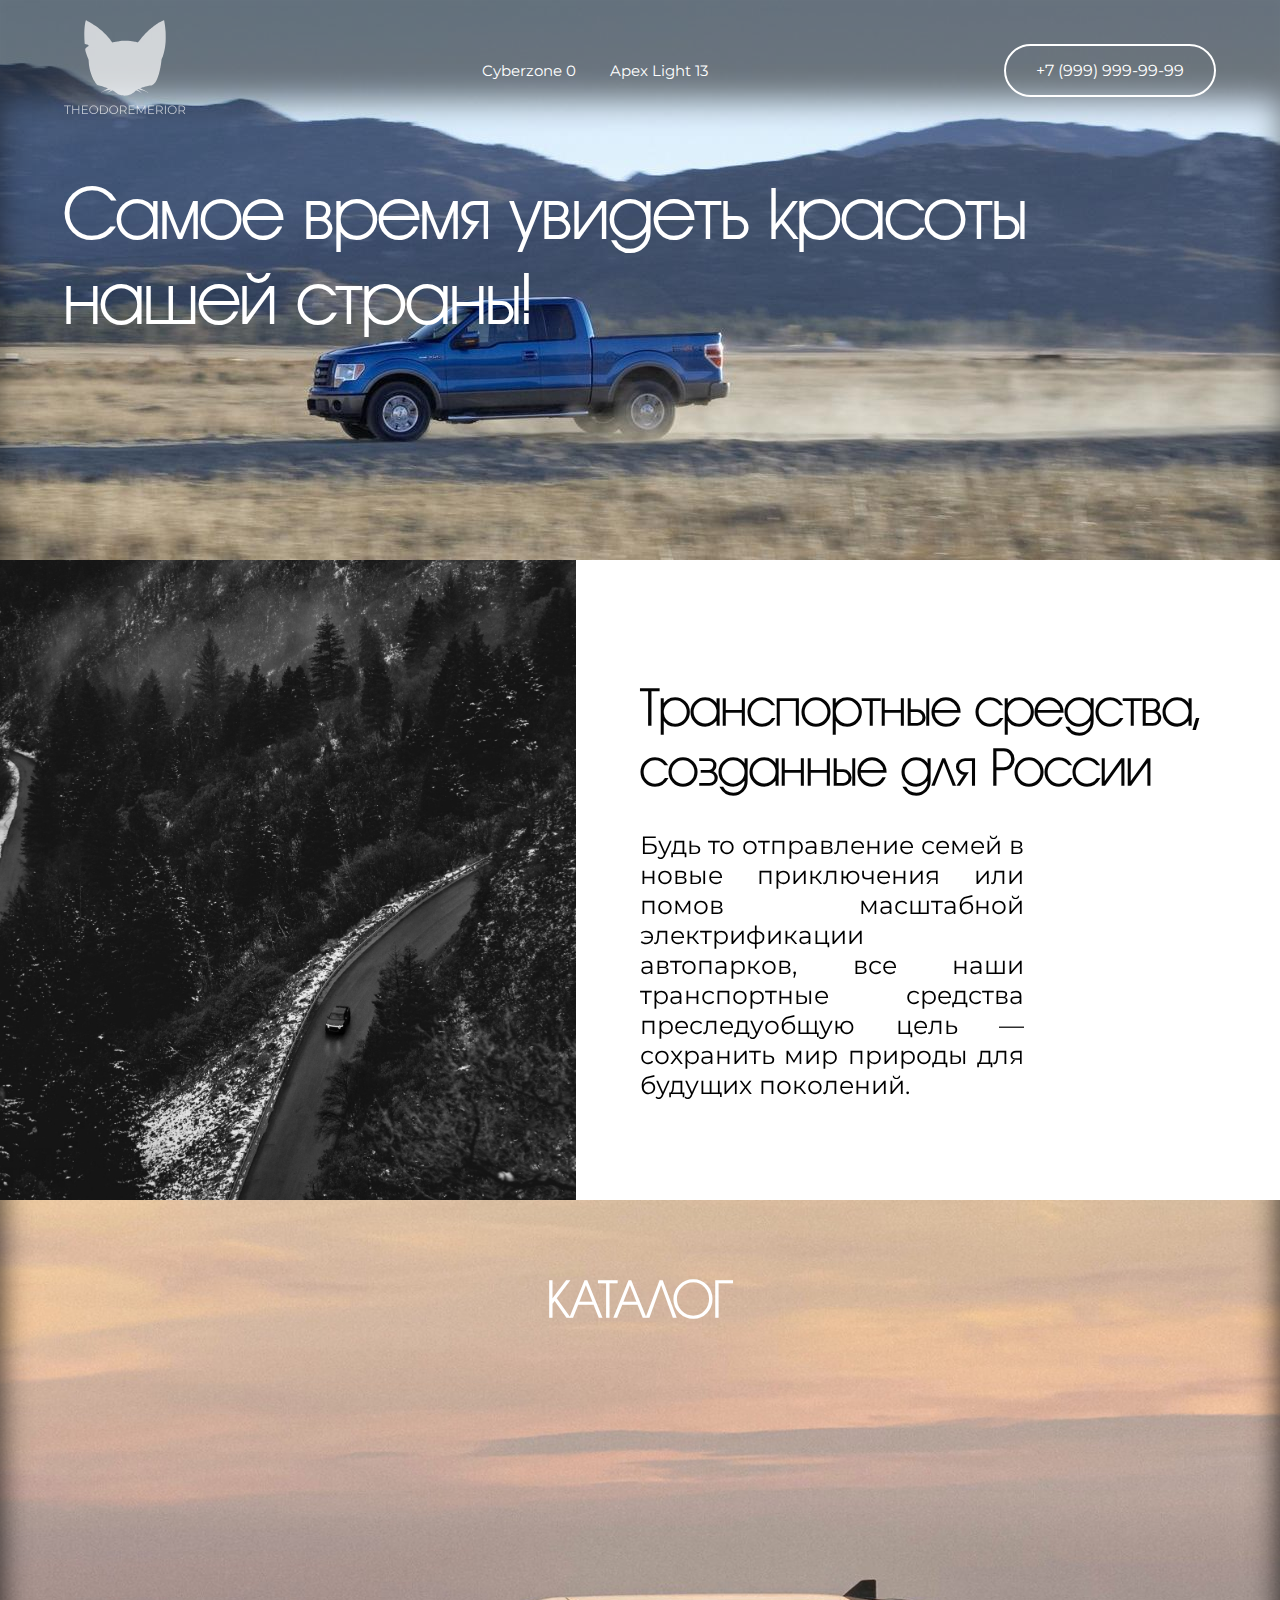
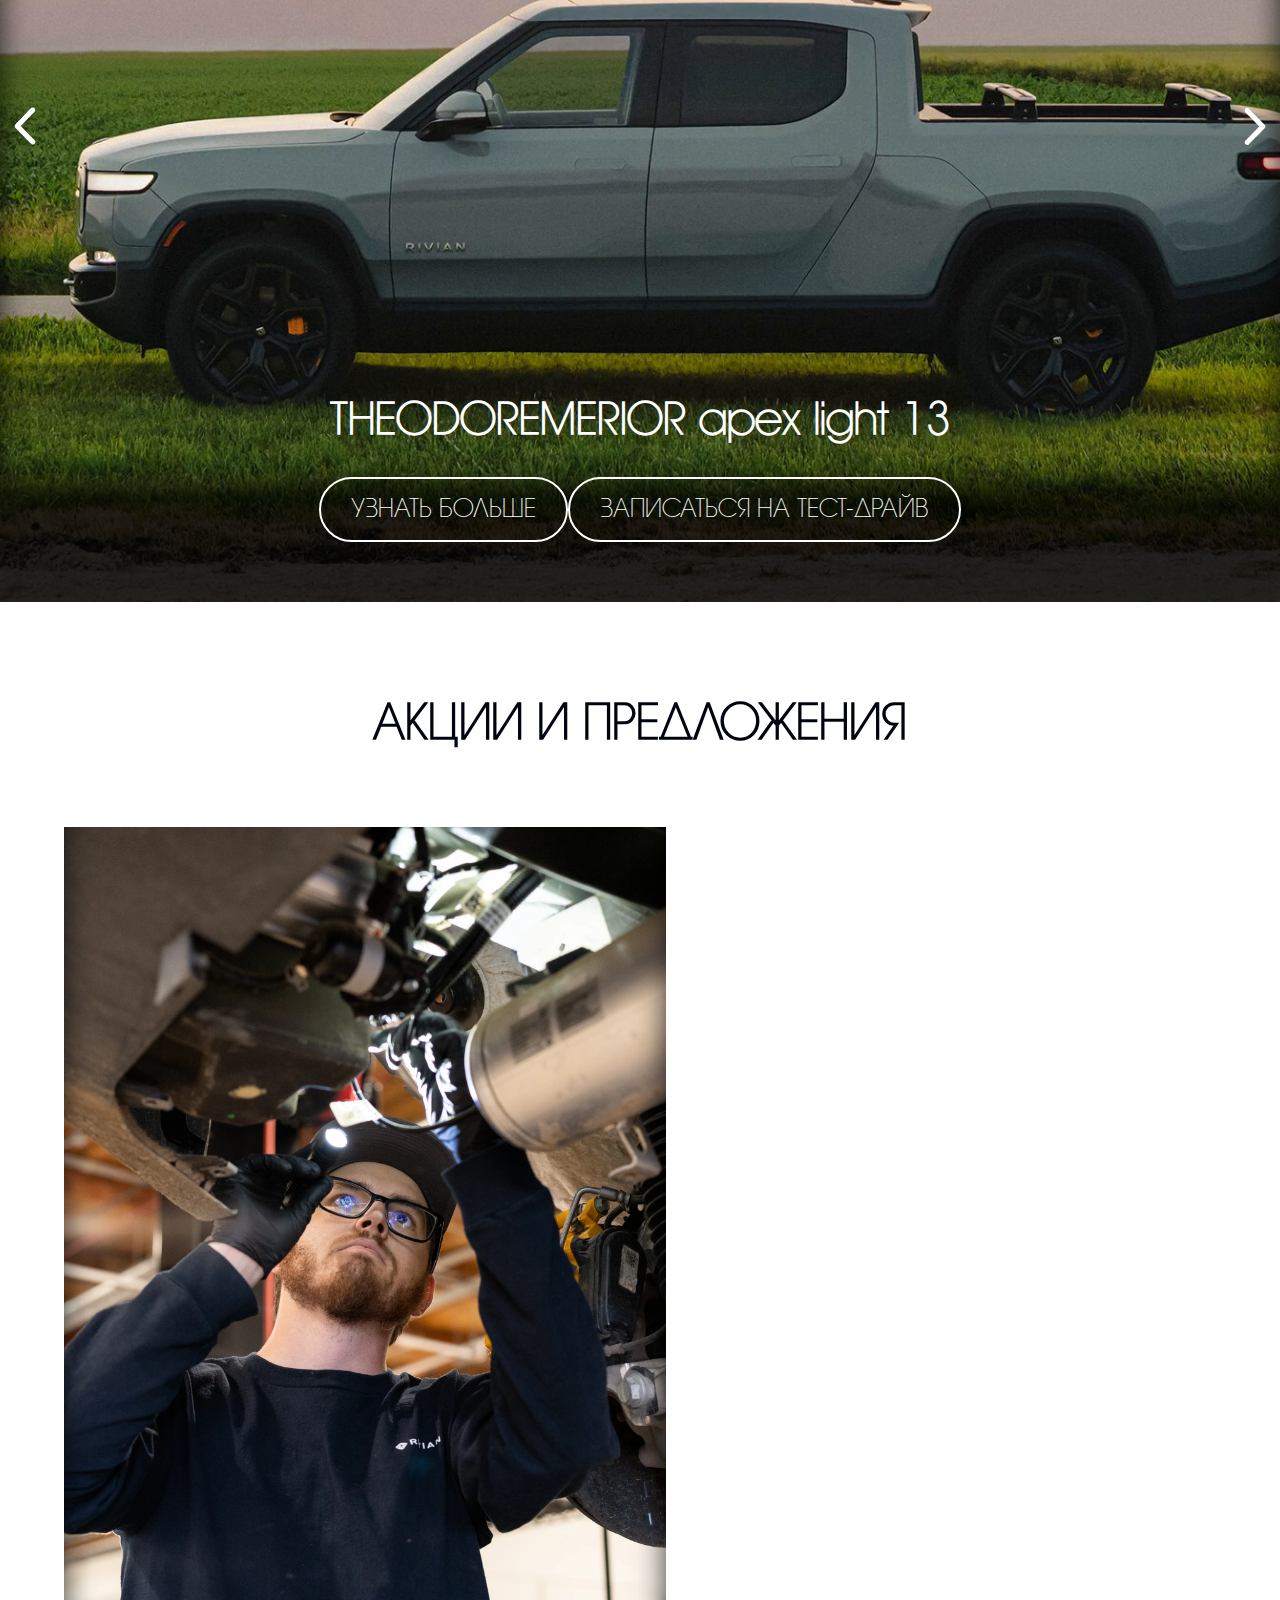
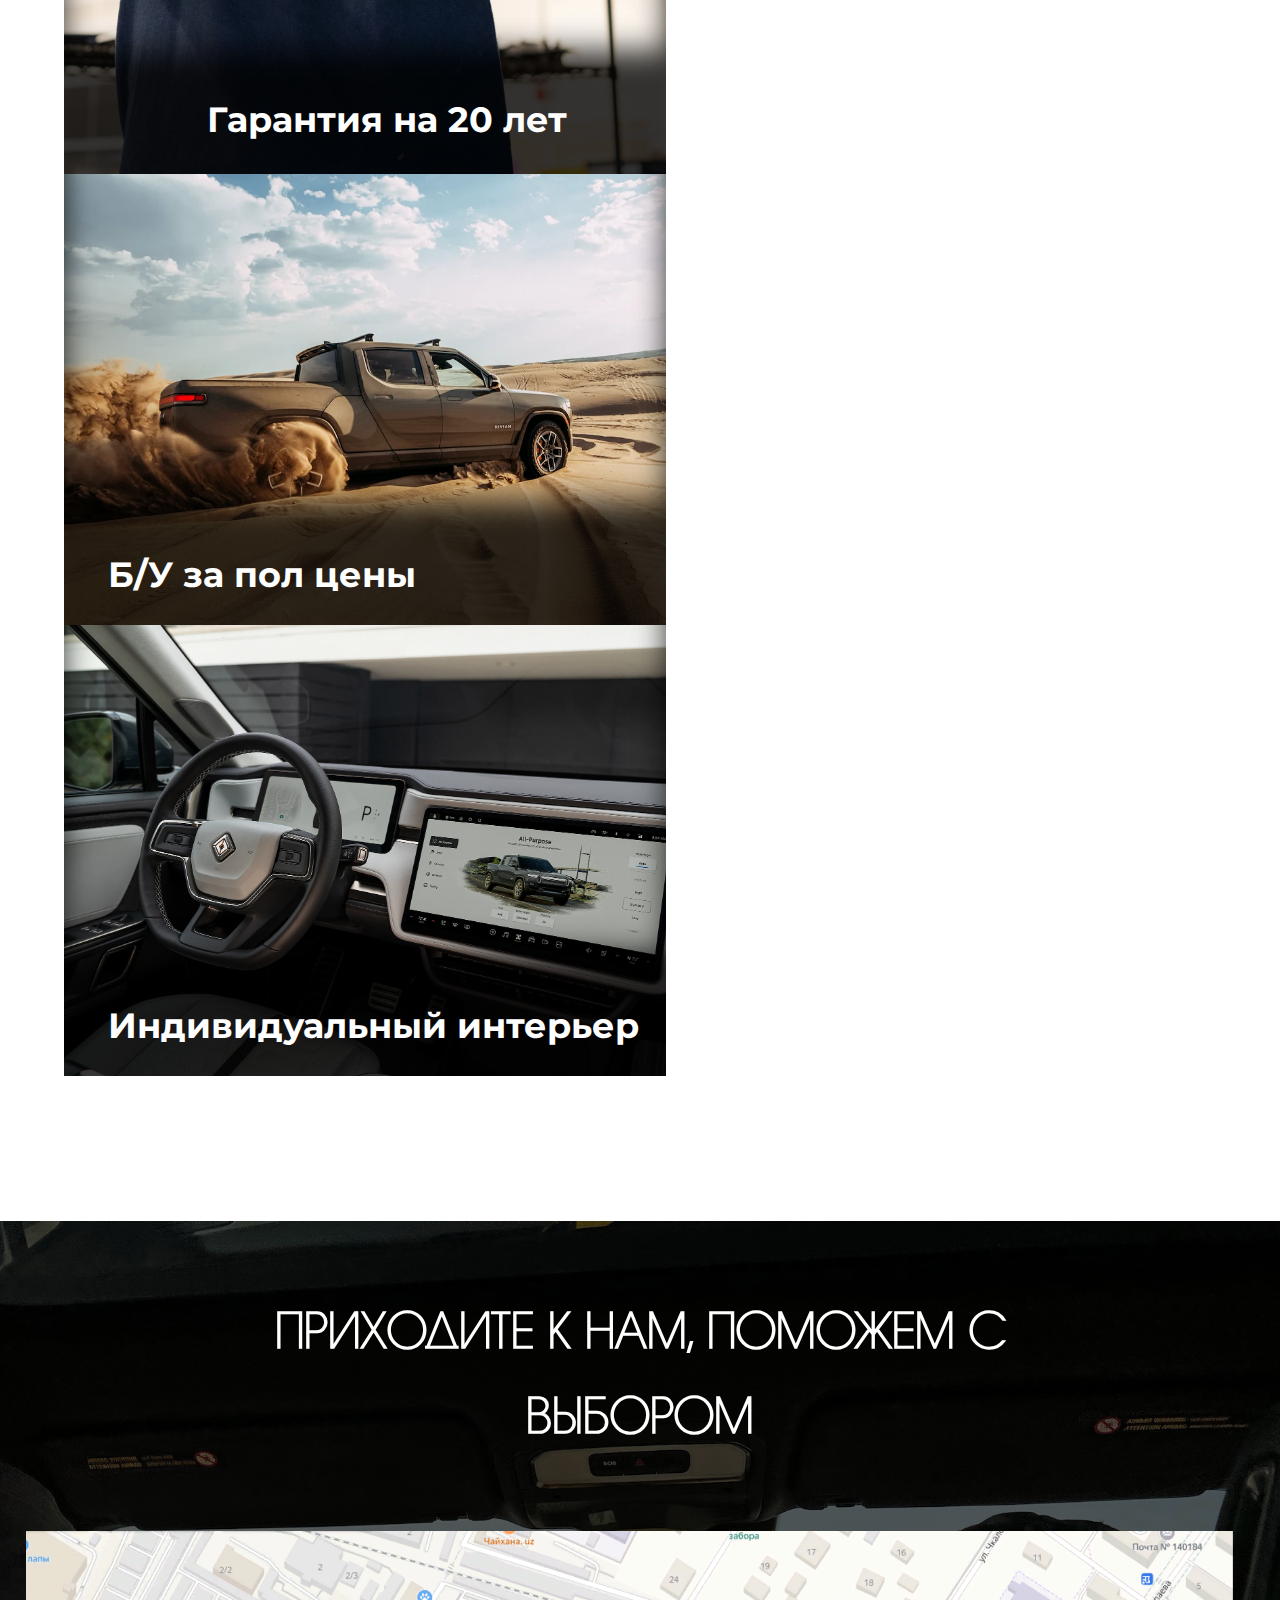
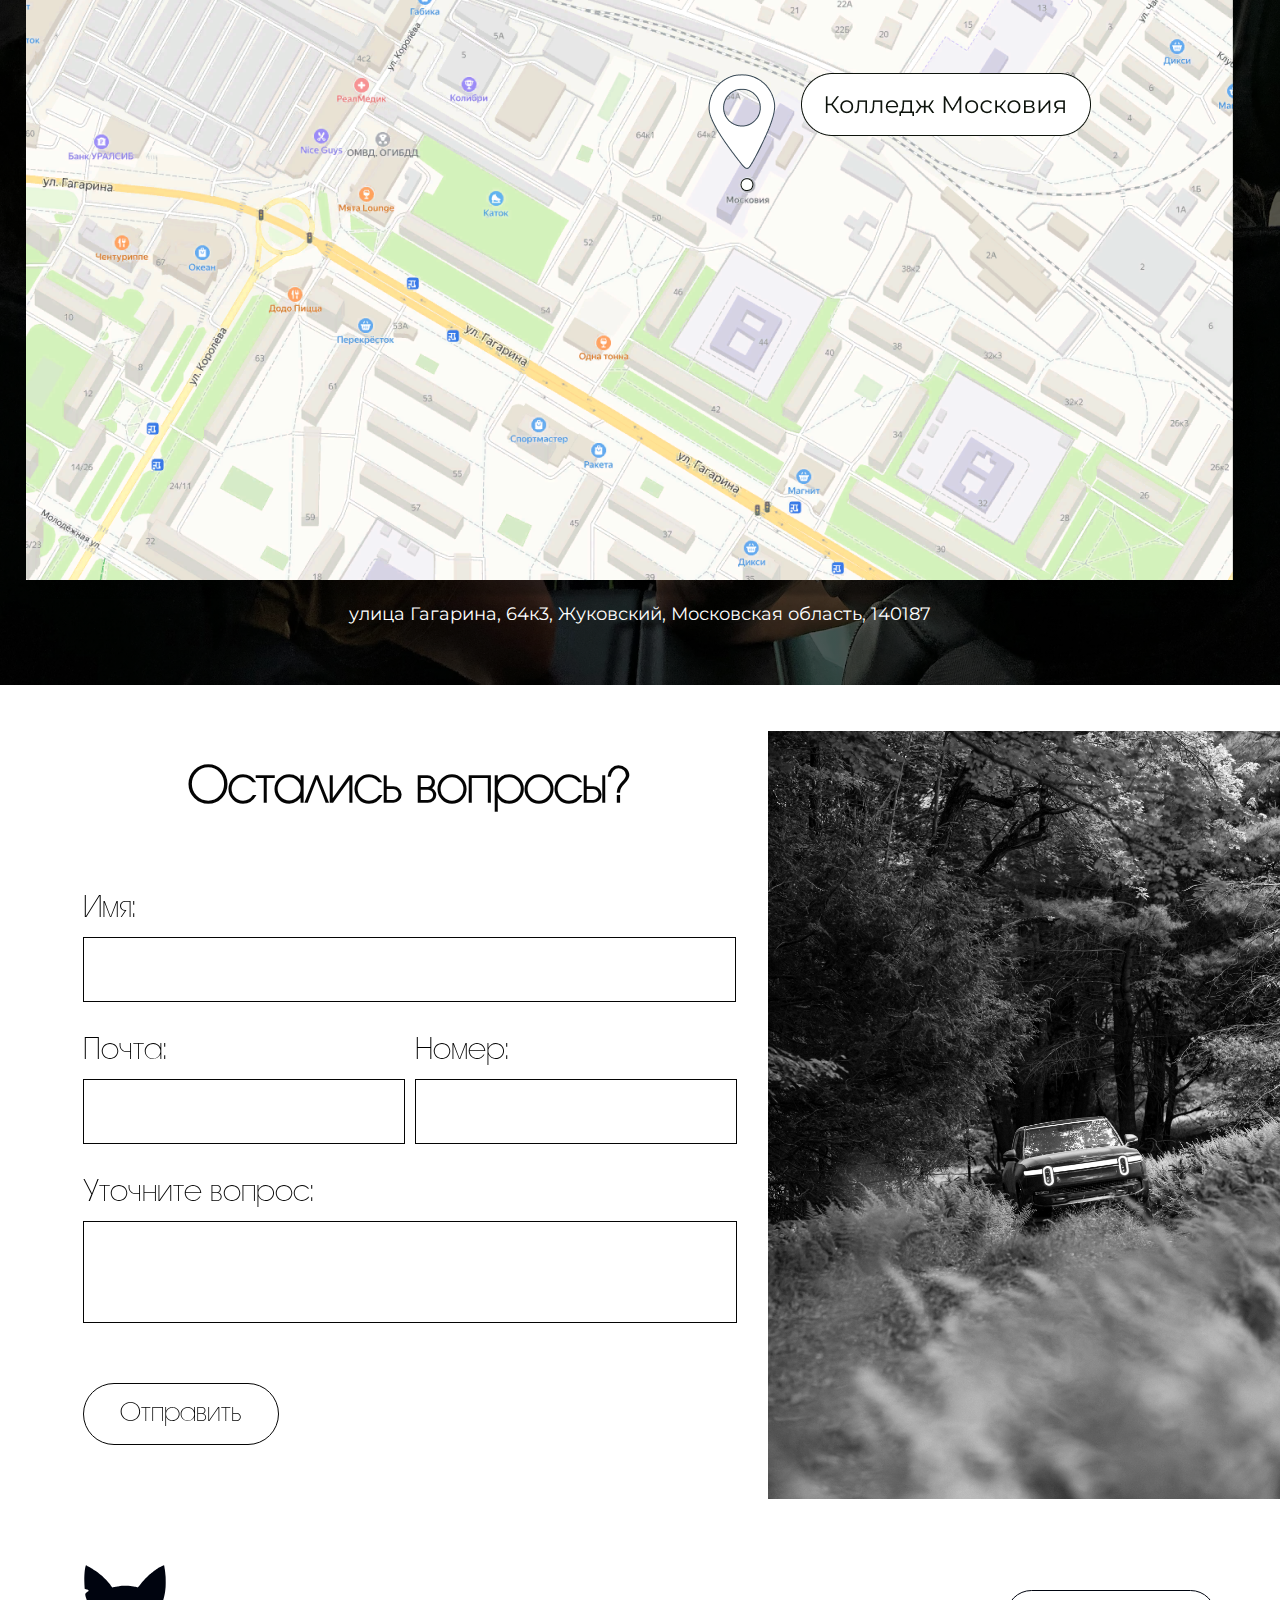
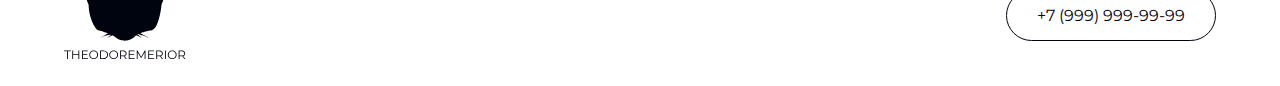
<file: index.html>
<!DOCTYPE html>
<html lang="en">
<head>
    <meta charset="UTF-8">
    <meta http-equiv="X-UA-Compatible" content="IE=edge">
    <meta name="viewport" content="width=device-width, initial-scale=1.0">
    <link rel="preconnect" href="https://fonts.googleapis.com">
    <link rel="preconnect" href="https://fonts.gstatic.com" crossorigin>
    <link rel="preconnect" href="https://fonts.googleapis.com">
<link rel="preconnect" href="https://fonts.gstatic.com" crossorigin>
<link href="https://fonts.googleapis.com/css2?family=Montserrat:wght@400;700;900&family=Roboto+Serif:opsz,wght@8..144,400;8..144,700&display=swap" rel="stylesheet">
    <link rel="stylesheet" href="css/style.css">
    <script src="js/index.js" defer></script>
    <script src="js/modal.js" defer></script>
    <script src="js/media.js" defer></script>
    <title>THEODOREMERIOR</title>
</head>
<body>
    <header class="header">
        <div class="header__container container">
            <a href="" class="logo header__logo">
                <img src="img/logo.svg" alt="logo" class="img header__logo-img">
            </a>
            <nav class="nav-bar">
                <a href="links/more_cyberzone.html" class="nav-item link">Cyberzone 0</a>
                <a href="links/more_apex-light.html" class="nav-item link">Apex Light 13</a>
            </nav>
            <a class=phone><div href="tel:+79999999999" class="number link">+7 (999) 999-99-99</div></a>
        </div>
    </header>
    <section class="promo">
        <div class="container">
            <h1 class="promo__tittle">Самое время увидеть красоты нашей страны!</h1>
        </div>
    </section>
    <section class="info">
        <div class="info__container container">
             <h2 class=" info__tittle">Транспортные средства, созданные для России</h2>
             <p class="txt info__txt">Будь то отправление семей в новые приключения или помов масштабной электрификации автопарков, все наши транспортные средства преследуобщую цель — сохранить мир природы для будущих поколений.</p>
        </div>
    </section>
    <section class="extra">
        <div class="sliders">
            <div class="slide-first slide-second not-active">
                <h2 class="tittle extra__tittle">КАТАЛОГ</h2>
                <div class="name-and-buttons">
                    <p class="extra__name">THEODOREMERIOR cyberzone 0</p>
                    <div class="buttons " id="buttons_inside">
                        <a href="links/more_cyberzone.html" class="link link__extra__button">
                            <div class="button extra__button">УЗНАТЬ БОЛЬШЕ</div>
                        </a>
                        <a href="#" class="link test_drive__link">
                            <div class="button extra__button  test_drive__link-second">ЗАПИСАТЬСЯ НА ТЕСТ-ДРАЙВ</div>
                        </a>
                    </div>
                </div>
            </div>
            <div class="slide-first slide-thrith ">
                <h2 class="tittle extra__tittle">КАТАЛОГ</h2>
                <div class="name-and-buttons">
                    <p class="extra__name">THEODOREMERIOR apex light 13</p>
                    <div class="buttons" id="buttons_inside">
                        <a href="links/more_apex-light.html" class="link link__extra__button">
                            <div class="button extra__button">УЗНАТЬ БОЛЬШЕ</div>
                        </a>
                        <a href="#" class="link test_drive__link">
                            <div class="button extra__button test_drive__link-first">ЗАПИСАТЬСЯ НА ТЕСТ-ДРАЙВ</div>
                        </a>
                    </div>
                </div>
            </div>
            <div class="sliders__btn" >
                <a href="#" class="left">
                    <img src="img/arrow-right.svg" alt="" class=" slider__btn btn__left">
                </a>
                <a href="#" class="right">
                    <img src="img/arrow-right.svg" alt="" class=" slider__btn btn__right">
                </a>
            </div>
        </div>
    </section>

    <!-- <div class="buttons_div container not-active" id="buttons_outside">
        <div class="buttons">
            <a href="links/more_apex-light.html" class="link link__extra__button ">
                <button class="button extra__button ">УЗНАТЬ БОЛЬШЕ</button>
            </a>
            <a href="#" class="link test_drive__link">
                <button class="button extra__button test_drive__link-first">ЗАПИСАТЬСЯ НА ТЕСТ-ДРАЙВ</button>
            </a>
        </div>
    </div> -->
    
    <section class="stocs">
        <h2 class="tittle  stocs__tittle">АКЦИИ И ПРЕДЛОЖЕНИЯ</h2>
        <div class="stocs__container container">
            <div class="stocs__card stocs__guarantee stocs-two">
                <p class="txt stocs__txt stocs__txt-big">Гарантия на 20 лет</p>
                <p class="stocs__txt-inside">Наша компания предлагает обслуживание машины на двадцать лет вперед, но это только в том случае, если вы покупаете автомобиль нашем главном магазине, оформляеетесь и упоминаете о данной акции консультанту</p>
            </div>
            <div class="stocs-two">
                <div class="stocs__card stocs__half-price">
                    <p class="txt stocs__txt">Б/У за пол цены</p>
                    <p class="stocs__txt-inside">Возможность преобрести автомобиль, который уже какое-то время побывал в эксплоуатации, обычно это автомобили со съемок или те, которые можно опробовать прямо у нас в сервисе.</p>
                </div>
                <div class="stocs__card stocs__interior">
                    <p class="txt stocs__txt">Индивидуальный интерьер</p>
                    <p class="stocs__txt-inside">Вместе с инженерами есть возможность полностью изменить интерьер автомобиля под вас, ваш рост или может какую-нибудь особенность, даже можем сделать праворульную машину если Вам так удобней.</p>
                </div>
            </div>
        </div>
    </section>
    <section class="map">
        <div class="map__container container">
            <h2 class="tittle map__tittle">ПРИХОДИТЕ К НАМ, ПОМОЖЕМ С ВЫБОРОМ</h2>
            <a href="https://yandex.ru/maps/?um=constructor%3Aa08184d005c7840879e2449e2709434a400bf4db02499d56b4a523822bf6f108&source=constructorLink" class="map__link">
                <img src="img/map.png" alt="map" class="map__img">
            </a>
            <p class="map__txt">улица Гагарина, 64к3, Жуковский, Московская область, 140187</p>
        </div>
    </section>
    <section class="form">
        <div class="container form__container">
            <div class="form__div">
                <h2 class="form__tittle">Остались вопросы?</h2>
                <form action="#" class="form__form">
                    <div class="label">
                        <label for="name" class="label__name">Имя:</label>
                        <input type="name" class="name form__name" >
                    </div>
                    <div class="form__names">
                        <div class="label">
                            <label for="name " class="label__name">Почта:</label>
                            <input type="name" class="name" >
                        </div>
                        <div class="label">
                            <label for="email" class="label__name">Номер:</label>
                        <input type="email" class="name" >
                        </div>
                    </div>
                    <div class="label">
                        <p class="label__name">Уточните вопрос:</p>
                        <textarea class="about" ></textarea>
                    </div>
                    <!-- <input type="text" class="about" placeholder="Расскажите о себе"> -->
                    <input type="button" value="Отправить" class="form__btn">
                </form>
            </div>
        </div>
    </section>
    <footer class="footer">
        <div class="header__container container">
            <a href="" class="logo header__logo">
                <img src="img/logo__dark.svg" alt="logo" class="img header__logo-img">
            </a>
            <div class="phone footer__phone"><a href="tel:+79999999999" class="footer__number number link">+7 (999) 999-99-99</a></div>
        </div>
    </footer>
    <div class="popup not-active">
        <div class="popup-content not-active">
            <div class="popup__div">
                <div class="df">
                    <h2 class="form__tittle popup__tittle">Записаться на тест-драйв:</h2>
                    <div class="cl-btn-7"></div>
                </div>
                <form action="#" class="popup__form">
                    <div class="popup__label">
                        <label for="name" class="label__name">Имя:</label>
                        <input type="name" class="name form__name popup-form__name popup__name" >
                    </div>
                    <div class="popup__name">
                        <div class="popup__label">
                            <label for="number" class="label__name">Номер:</label>
                        <input type="number" class="name popup__name" >
                        </div>
                        <div class="popup__label">
                            <label for="select" class="label__name">Машина:</label>
                            <select class ="popup_select popup__name" id="select">
                                <option class ="popup_option">THEODOREMERIOR cyberzone 0</option>
                                <option class ="popup_option">THEODOREMERIOR apex light 13</option>
                              </select>
                        </div>

                    </div>
                    <!-- <input type="text" class="about" placeholder="Расскажите о себе"> -->
                    <input type="button" value="Отправить" class="popup__btn">
                </form>
            </div>
        </div>
    </div>
</body>
</html>
</file>
<file: css/style.css>
*{
    margin: 0;
    padding: 0;
}

body{
    font-family: 'Montserrat', sans-serif;
    margin: 0;
    padding: 0;
    /* background: rgb(99,115,113); */
}
@font-face {
	font-family: 'font'; 
	src: url(../txt/18013.otf); 
}
.container{
    max-width: 1440px;
    width: 100%;
    margin: auto;
}

.tittle{
    font-family: 'font'; 

    font-size: 50px;
    line-height: 85px;
    text-align: center;

    color: #FFFFFF;
}
/* header */
.header__container{
    

    padding-top: 20px;
    padding-bottom: 20px;

    display: flex;
    justify-content: space-between;
    align-items: center;
}
.link{
    text-decoration: none;
}
.nav-item{
    color:#FFFFFF;
    font-size: 15px;
    margin-right: 30px;
    transition: 1s;
    position: relative;
}
.nav-item:last-of-type{
    margin-right: 0;
}
.nav-item:after {
	content: "";
    display: block;
    position: absolute;
    right: 0;
    bottom: -3px;
    width: 0;
    height: 1px; 
    background-color: white; 
    transition: width 0.5s; 
}

.nav-item:hover:after {
	content: "";
    width: 100%;
    display: block;
    position: absolute;
    left: 0;
    bottom: -3px;
    height: 1px; 
    background-color: white; 
    transition: width 0.5s;  
}
.phone{
    padding: 12px 16px;

    padding: 15px 30px;
    background: transparent;
    border: 2px solid #FFFFFF;
    border-radius: 183px;
    transition: 1s;
}
.number{
    color: #FFFFFF;
}
.phone:hover{
    background: #FFFFFF;
}
.phone:hover .number{
    color:black;
}
/* promo */

.promo{
    margin-top: -141px;
    padding-top: 175px;
    background: url(../img/Ford_F150_2008_00019.jpg) no-repeat 100%;
    box-shadow: inset 0px 100px 30px rgba(0, 0, 0, 0.5);

}

.promo__tittle{
    font-family: 'font'; 
    padding-bottom: 215px;
    

    max-width: 1071px;
    width: 100%;
    color: white;
    font-size: 70px;
    line-height: 85px;
}
/* .promo__button{
    font-family: 'font'; 
    font-size: 25px;
    padding: 12px 16px;
    color: white;
    padding: 15px 30px;
    background: transparent;
    border: 2px solid #FFFFFF;
    border-radius: 183px;

    margin-bottom: 50px;
} */

/* info */
.info{
    padding-top: 60px;
    background: url(../img/info-bg-2.jpg) no-repeat left bottom;
    filter: grayscale(1);
    background-size: cover;
    background-size: 45%;
}

.info__container{
    margin-right: 0;
    width: 50%;
    display: flex;
    flex-direction: column;
    justify-content: right;
}
.info__tittle{
     font-family: 'font'; 

    font-size: 50px;
    max-width: 561px;
    width: 100%;
    color:#00040F;
    margin-bottom: 30px;
    margin-top: 60px;
}
.info__txt{
    font-size: 25px;
    width: 60%;
    text-align: justify;
    margin-bottom: 100px;
}
/* extra */
.extra{
    position: relative;
}
.slide-first{
    background: url(../img/cars/UGC_Carousel-Gardner_Nichols-desktop.jpg) no-repeat center;
    background-size: cover;
    display: flex;
    flex-direction: column;
    justify-content: space-between;
    align-items: center;
    box-shadow: inset 0px -124px 30px rgba(0, 0, 0, 0.8);
}
.slide-second{
    background: url(../img/for-catalogue/1.jpg) no-repeat center;
    background-size: cover;
}
.slide-thrith{
    background: url(../img/for-catalogue/2.jpg) no-repeat center;
    background-size: cover;
}
.extra__tittle{
    font-family: 'font'; 
    font-size: 50px;
    line-height: 85px;
    color: #FFFFFF;
    text-align: center;

    margin-bottom: 649px;
    margin-top: 60px;
}
.name-and-buttons{
    display: flex;
    flex-direction: column;
    justify-content: center;
    align-items: center;
    padding-bottom: 60px;
}
.buttons{
    display: flex;
}
.extra__name{
    margin-bottom: 30px;
    font-family: 'font'; 
    font-weight: bold;
    color: white;
    font-size: 45px;
}
.extra__button{
    z-index: 9999;
    font-family: 'font'; 
    color: white;
    font-size: 26px;
    
    padding: 15px 30px;
    background: transparent;
    border: 2px solid #FFFFFF;
    border-radius: 183px;
    transition: 1s;
}
.extra__button:hover{
    background: #FFFFFF;
    color:#000000;
}
/* .extra__button:hover{
    mix-blend-mode: multiply;
    background: white;
} */

.sliders__btn{
    z-index: 1;
    width: 100%;
    position: absolute;
    display: flex;
    justify-content: space-between;
    align-items: center;
    top: 50%;
    left: 0;
}
.slider__btn{
    width: 50px;
}
.btn__left{
    transform: rotate(180deg);
}
.not-active{
    display: none;
}
/* stocs */
.stocs__tittle{
    color: #354653;
    margin-top: 80px;
}
.stocs__container{
    max-width: 1257px;
    width: 100%;
    display: flex;
    justify-content: space-between;
    flex-wrap: wrap;
    margin-bottom: 145px;
}
.stocs__card{
    /* border-radius: 37px; */
    overflow: hidden;
    box-shadow: inset 0px -124px 30px rgba(0, 0, 0, 0.8);
    transition: 1s;
}
.stocs-two{
    display: flex;
    flex-direction: column;
    justify-content: space-between;
    align-items: center;
}
.stocs__half-price{
    background: url(../img/stocs/1x._cut-photo.ru.webp);
    background-size: cover;
    max-width: 602px;
    width: 100%;
    height: 451px;
}
.stocs__interior{
    background: url(../img/stocs/original.webp);
    background-size: cover;
    max-width: 602px;
    width: 100%;
    height: 451px;
}
.stocs__guarantee{
    background: url(../img/stocs/cover-1669947094.webp);
    background-size: cover;
    max-width: 602px;
    width: 100%;
    height: 947px;
}

.stocs__txt{
    margin-top: 378px;
    margin-left: 44px;

    font-weight: 700;
    font-size: 35px;
    line-height: 46px;
    color: #FFFFFF;

    transition: 1s;
}
.stocs__tittle{
    margin-bottom: 60px;
    color: #00040F;
}
.stocs__txt-big{
    margin-top: 870px;
}

.stocs__txt-inside{
    color: transparent;
    font-size: 30px;
    margin-left: 45px;
    margin-top: 30px;
    margin-right: 45px;
}
.stocs__card:hover .stocs__txt{
    margin-top: 45px;
}

.stocs__card:hover{
    box-shadow: inset 0px -493px 30px rgba(0, 0, 0, 0.8);
}

.stocs__card:hover .stocs__txt-big{
    margin-top: 542px;
}
.stocs__card:hover .stocs__txt-inside{
    color: white
}

/* map */

.map{
    padding-top: 70px;
    padding-bottom: 60px;
    background: linear-gradient(0deg, rgba(0, 0, 0, 0.66), rgba(0, 0, 0, 0.66)), url(../img/map__bg.webp) 100% no-repeat;
    background-size: cover;
    
}
.map__container{
    display: flex;
    flex-direction: column;
    justify-content: center;
    align-items: center;
}

.map__tittle{
    max-width: 757px;
    width: 100%;
}
.map__link{
    padding-top: 70px;
}
.map__txt{
    font-size: 18px;
    line-height: 22px;
    color: #FFFFFF;
}

/* form */
.form{
    padding-top: 60px;
    background: url(../img/form__bg.jpg) no-repeat right center;
    filter: grayscale(1);
    background-size: 40%;
}
.form__tittle{
    font-family: 'font'; 

    font-size: 50px;
    line-height: 85px;

    margin-bottom: 60px;
    color: #00040F;
}
.form__form{
    display: flex;
    flex-direction: column;
    
}
.form__names{
    display: flex;
    justify-content: space-between;
}
.form__div{
    width: 70%;
    display: flex;
    flex-direction: column;
    justify-content: space-between;
    align-items: center;
}
.label{
    display: flex;
    flex-direction: column;
    align-items: start;
    margin-bottom: 30px;
}
.label__name{
    font-family: 'font'; 

    font-weight: 400;
    font-size: 30px;
    line-height: 37px;

    margin-bottom: 10px;
}
.about{
    
    width: 652px;
    height: 100px;
    border: 1px solid #00040F;
    resize:none
}
.name{
    width: 320px;
    height: 63px;
    border: 1px solid #00040F;
}
.form__name{
    width: 651px;
}
.form__btn{
    width: 30%;

    margin-top: 30px;
    line-height: 30px;
    color: #000000;

    background: transparent;
    border: 1px solid #00040F;
    border-radius: 183px;

    font-family: 'font'; 
    font-size: 26px;
    
    padding: 15px 30px;
    border-radius: 183px;

    margin-bottom: 100px;
    
    transition: 1s;
}
.form__btn:hover{
    color:white;
    background: #00040F;
}
/* footer */

.footer__phone{
    border: 1px solid #00040F;
}
.footer__number{
    color: #00040F;
}

.footer__phone:hover{
    background: #00040F;
}
.footer__phone:hover .footer__number{
    color:white
}


/* APEX-CCS-STYLE */
.apex-info{
    padding-top: 60px;
    padding-bottom: 40px;
}
.apex-promo{
    background: url(../img/apex-bg.webp) no-repeat 100%;
    background-size: cover;
}
/* apex-info */
.apex-info__container{
    display: flex;
    justify-content: space-between;
    align-items: top;
    flex-wrap: wrap;
    
}
.apex-info__tittle{
    font-family: 'font'; 
    color:#00040F;
    font-weight: bold;
    font-size: 45px;
}
.apex-info__txt{

    max-width: 533px;
    width: 100%;
    text-align: justify;
    margin-top: 50px;
    font-size: 25px;
    line-height: 40px;
    color:#00040F
}

.apex-info__sliders {
    position: relative;
}
.apex-slide {
    position: relative;
    width: 800px;
    height: 533px;
}
.apex-info__slider{
    position: absolute;
    width: 100%;
    height: 100%;
    left: 0;
    top: 0;
    visibility: hidden;
    opacity: 0;
    transition: all 0.3s ease 0s;
}
.apex-info__slider.target {
    visibility: visible;
    opacity: 1;
}
.apex-info__slide-btn{
    position: absolute;
    max-width: 100%;
    width: 100%;
    gap: calc(90px / 5);
    display: flex;
    justify-content: center;
    align-items: center;
    bottom: 55px;
    left: 0;
}
.circle{
    width: 35px;
    height: 35px;
    cursor: pointer;
    border-radius: 50%;
    border: 2px solid;
    border-color: transparent;
    transition: all 0.3s ease 0s;
}
.c_gray{
    background: url(../img/first-car-btn-colours/1.png);
}
.c_black{
    background: url(../img/first-car-btn-colours/2.png);
}
.c_yellow{
    background: url(../img/first-car-btn-colours/3.png);
}
.c_red{
    background: url(../img/first-car-btn-colours/4.png);
}
.c_white{
    background: url(../img/first-car-btn-colours/5.png);
}
.c_blue{
    background: url(../img/first-car-btn-colours/6.png);
}
.circle.target{
    border-color: #FFAC00;
}
/* apex-about */
.apex-about{
    padding-bottom: 30px;
}
.apex-about__info{
    flex-wrap: wrap;

    padding-top: 50px;
    padding-bottom: 50px;
    border-top: 1px solid #00040F;
    display: flex;
    justify-content: space-between;
    align-items: center;
}
.apex-about__img{
    border-radius: 230px;
    max-width: 600px;
    width: 100%;
}
.apex-about__txt{
    max-width: 738px;
    width: 100%;

    font-size: 25px;
    line-height: 40px;
    color: #00040F;
    text-align: justify;
}

/* apex-car-size */

.size__tittle{
padding-top: 40px;
}
.apex_car-size_info{
    background-color: #080400;
    padding-bottom: 500px;
}
.size_slider{
    max-height: 400px;
}
.size__slides{
    position: absolute;
    max-width: 1440px;
    width: 100%;

    display: flex;
    justify-content: space-between;
    align-items: center;
    visibility: hidden;
    opacity: 0;
    transition: all 0.3s ease 0s;
}
.size__slides.target{
        visibility: visible;
        opacity: 1;
    
}
.apex_car-size_info__table{
    max-width: 550px;
    width: 100%;
    
}
.size__all{
    display: flex;
    justify-content: space-between;
    align-items: center;
}
.size__txt{
    font-family: 'font'; 
    font-size: 25px;
    color: white;
}
.latters{
    font-family: 'Montserrat', sans-serif;
    color: #080400;
    padding: 5px 11px;
    background-color: #FFFFFF;
    border-radius: 50%;
    margin-right: 15px;
}
.latters_i{
    padding: 5px 15px;
}


.apex_car-size_info__image{
    max-width: 800px;
    width: 100%;
}

.b{
    margin-top: 30px;
    margin-bottom: 30px;
}

.e{
    margin-top: 30px;
}


.size__slides {
    flex-wrap: wrap;
}
.size-slide__links{
    padding-top: 25px;
    max-width: 450px;
    display: flex;
    justify-content: space-between;
    margin: auto;
}
.size-slide__link{
    font-family: 'Montserrat', sans-serif;
    color: #FFFFFF;
    text-decoration: none;
    opacity: 60%;
    transition: 1s;
}
.size-slide__link:hover{
    opacity: 100%;
}
.size-slide__link.target{
    opacity: 100%;
    border-bottom: 2px solid #FFFFFF;
}
/* apex--price */
.apex-price{
    background: linear-gradient(0deg, rgba(0, 0, 0, 0.66), rgba(0, 0, 0, 0.66)), url(../img/price__bg.webp) no-repeat center;
    background-size: cover;
}
.apex-price__container{
    display: flex;
    justify-content: space-between;
    align-items:flex-end;

    padding-bottom: 160px;
}
.apex-price__tittle{
    text-align: left;
    margin-top: 80px;
    margin-bottom: 20px;
}
.apex-price__txt{
    color: white;
    font-size: 30px;
    line-height: 46px;
    max-width: 817px;
    width: 100%;
    margin-top: 20px;
}


/* apex-form */

.apex-form{
    background: url(../img/apex-form.png) no-repeat right center;
    background-size: 40%;
}




/* cyberzone */
.cyberzone_promo{
    background: url(../img/cyberrzone-bg.jfif) no-repeat center 65%;
    background-size: cover;
}
.cyberzone-price{
    background: linear-gradient(0deg, rgba(0, 0, 0, 0.66), rgba(0, 0, 0, 0.66)), url(../img/price-cyber_bg.jfif) no-repeat center;
    background-size: cover;
}
.cyber-form{
    background: url(../img/cyber-form.png) no-repeat right center;
    background-size: 40%;
}

/* popup */
.popup{
    width: 100%;
    min-height:100%;
    position:fixed;
    top:0px;
    background-color: rgba(0,0,0,0.5);
}
.popup-content{
    position:fixed;
    top: 50%;
    left: 50%;
    margin-top: -305px;
    margin-left: -365px;

    max-width: 695px;
    width: 100%;
    padding: 10px 20px;
    background-color: white;
    border: 1px solid #00040F;
}
.popup__tittle{
    font-size: 40px;
    margin-right: 130px;
    margin-bottom: 10px;
}
.popup_select{
    max-width: 320px;
    width: 100%;
    height: 65px;
    border: 1px solid #00040F;
}

.popup__btn{
    width: 30%;

    margin-top: 30px;
    line-height: 30px;
    color: #000000;

    background: transparent;
    border: 1px solid #00040F;
    border-radius: 183px;

    font-family: 'font'; 
    font-size: 26px;
    
    padding: 15px 30px;
    border-radius: 183px;
    margin-bottom: 30px;
}

.popup__name{
    display: flex;
    align-items: center;
}
.popup__label{
    margin-bottom: 30px;
    display: flex;
    flex-direction: column;
}
.popup-form__name{
    width: 100%;
}
.cl-btn-7 {
    width: 40px;
    height: 40px;
    border-radius: 40px;
    position: relative;
    z-index: 1;
    margin: 20px auto;
    cursor: pointer;
}
.cl-btn-7:before {
    content: '+';
    color: #00040F;
    position: absolute;
    z-index: 2;
    transform: rotate(45deg);
    font-size: 50px;
    line-height: 1;
    top: -5px;
    left: 6px;
    transition: all 0.3s cubic-bezier(0.77, 0, 0.2, 0.85);
}
.cl-btn-7:after {
    content: '';
    position: absolute;
    top: 0;
    left: 0;
    width: 100%;
    height: 100%;
    border-radius: 100%;
    background: #00040F;
    z-index: 1;
    transition: all 0.3s cubic-bezier(0.77, 0, 0.2, 0.85);
    transform: scale(0.01);
}
.cl-btn-7:hover:after {
    transform: scale(1);
}
.cl-btn-7:hover:before {
    transform: scale(0.8) rotate(45deg);
    color: #fff;
}
.df{
    display:flex;
    justify-content: space-between;
}

/* about */

.promo__about{
    background: url(../img/cars/1.webp) no-repeat 100% 50%;
    box-shadow: inset 0px 2000px 30px rgb(0 0 0 / 50%);
    background-size: cover;
    padding-bottom: 52px;
}
.promo-about__tittle{
    padding-bottom: 0px;
    font-size: 60px;
}
.info__about{
    display: flex;
}
.info__about-img{
    max-width: 376px;
    width: 100%;
}
.about-info__tittle{
     font-family: 'font'; 

    font-size: 50px;
    /* max-width: 561px;
    width: 100%; */
    color:#fff;
    margin-bottom: 30px;
}
.about-info__txt{
    font-size: 25px;
    width: 60%;
    text-align: justify;
    color: #fff;
    margin-bottom: 20px;
}
/* адаптация */
@media (max-width: 1440px) {
    .container{
        width: 90%;
    }
    .info__container{
        width: 50%;
    }
    .form__div{
        width: 60%;
    }
}

@media (max-width: 1236px) {
    .map__img{
        max-width: 1000px;
        width: 100%;
    }
    .form{
        background-size:48%;
    }
}
@media (max-width: 1236px) {
    .form{
        background: white;
    }
    .form__div{
        width: 100%;
    }
}
@media (max-width: 414px) {
    .header__logo{
        margin:auto;
    }
    .header__logo-img{
        width: 50px;
        height: 50px;
    }
    .phone{
        display: none;
    }
    .promo{
        background: url(../img/Ford_F150_2008_00019.jpg) no-repeat 55% 50%;
    }
    .promo__tittle{
        max-width: 312px;
        font-size: 25px;
        line-height: 30px;
    }
    .extra__tittle{
        margin-top: 20px;
        font-size: 25px;
        line-height: 30px;
        margin-bottom: 155px;
    }
    .extra__name{
        margin-bottom: 5px;
        font-size: 20px;
        line-height: 30px;
        margin-top: 20px;
    }
    .name-and-buttons{
        padding: 0;
    }
    .extra__button{
        font-size: 10px;
        padding: 9px 18px;
        margin-bottom: 10px;
    }
    .slider__btn{
        width: 30px;
    }
    .buttons_div{
        margin-top: 10px;
        display: flex;
        align-items: center;
        justify-content: center;
    }
    .stocs__card{
        margin-bottom: 10px;
    }
    .stocs__tittle{
        font-size: 25px;
        line-height: 30px;
        margin-top: 66px;
        margin-bottom: 35px;
    }
    .stocs__half-price{
        max-width: 331px;
        height: 214px;
    }
    .stocs__interior{
        max-width: 331px;
        height: 214px;
    }
    .stocs__guarantee{
        max-width: 350px;
        height: 214px;
    }
    .stocs__txt{
        margin-top: 168px;
        margin-left: 15px;
    
        font-weight: 700;
        font-size: 17px;
        line-height: 46px;
        color: #FFFFFF;
    
        transition: 1s;
    }
    .stocs__tittle{
        margin-bottom: 60px;
        color: #00040F;
    }
    .stocs__txt-big{
        margin-top: 168px;
    }
    
    .stocs__txt-inside{
        color: transparent;
        font-size: 14px;
        margin-left: 15px;
        margin-top: 30px;
    }
    .stocs__card:hover .stocs__txt{
        margin-top: 7px;
    }
    
    .stocs__card:hover{
        box-shadow: inset 0px -493px 30px rgba(0, 0, 0, 0.8);
    }
    
    .stocs__card:hover .stocs__txt-big{
        margin-top: 7px;
    }
    .stocs__card:hover .stocs__txt-inside{
        color: white;
        margin-top: 0;
    }



    .map__tittle{
        font-size: 25px;
        line-height: 30px;
    }
    .map__txt{
        font-size: 6px;
    }


    .container{
        width: 80%;
    }
    .info{
        padding-top: 0;
        background: #FFFFFF;
    }
    .info__container{
        align-items: center;
        margin:auto;
        width: 100%;
    }
    .info__tittle{
        max-width: 287px;
        text-align: center;
        font-size: 25px;
        line-height: 30px;
    }
    .info__txt{
        font-size:15px;
        margin-bottom: 60px;
    }
    .form__div{
        width: 100%;
    }
    .form__tittle{
        font-size: 25px;
        line-height: 30px;
    }
    .name{
        width: 170px;
        height: 50px;
    }
    .form__name{
        width: 360px;
        height: 50px;
    }
    .about{
        width: 360px;
        height: 50px;
    }
    .form__btn{
        width: 100%;
    }
    

    

    .apex-promo{
    background: url(../img/apex-bg.webp) no-repeat center left;
    background-size: cover;
}
.apex-info__tittle {
    font-size: 25px;
}
.apex-info__txt{
    font-size: 15px;
    line-height: 30px;
}
.apex-slide {
    position: relative;
    width: 357px;
    height: 278px;
}
.apex-info__slide-btn{
    bottom: 45px;
}
.circle{
    width: 25px;
    height: 25px;
}
.apex_car-size_info__image {
    max-width: 365px;
    width: 100%;
}
.size__txt {
    font-size: 15px;
}
.apex_car-size_info__table {
    max-width: 320px;
    width: 100%;
}
.size-slide__link{
    font-size: 11px;
}
.size__slides {
    width: 340px;
}
.size__tittle{
    font-size: 25px;
    line-height: 30px;
}
.apex-price__tittle{
    font-size: 25px;
    line-height: 30px;
    margin-top: 0;
}
.apex-price__txt{
    font-size: 15px;
    line-height: 30px;
}
.apex-price__container{
    display: block;
    padding-bottom: 0;
    padding-top: 40px;
}
.price_btn{
    border: 2px solid #FFFFFF;
    color: #fff;
    margin-top: 20px;
    margin-bottom: 40px;
}
.apex-about__txt{
    font-size: 15px;
    line-height: 30px;
}
.apex-about__img{
    margin-top: 20px;
    margin-bottom: 20px;
}
.apex-about__info {
    padding-top: 16px;
    padding-bottom: 15px;
}
.cyberzone_promo{
    background: url(../img/cyberrzone-bg.jfif) no-repeat center 65%;
    background-size: cover;
}

.promo__about{
    background: url(../img/cars/1.webp) no-repeat 100% 50%;
    box-shadow: inset 0px 2000px 30px rgb(0 0 0 / 50%);
    background-size: cover;
    padding-bottom: 52px;
}
.about-info__container{
    max-width: 321px;
    width: 100%;
    margin-left: 0;
    margin-right: 0;
}
.promo-about__tittle{
    max-width: 321px;
}
.about-info__tittle{
     font-family: 'font'; 

    font-size: 20px;
    color:#fff;
    margin-bottom: 30px;
}
.about-info__txt{
    font-size: 15px;
    max-width: 321px;
    width: 100%;
    text-align: justify;
    color: #fff;
    margin-bottom: 20px;
    margin-right: 0;
}
.header__container{
    flex-direction: column;
    justify-content: center;
    align-items: center;
}
.nav-item{
    font-size: 10px;
}
.stocs-two {
    width: 300px;
}
.popup-content{
    left: 0;
    top: 0;
    margin: 0;
    width: 88%;
}
.popup__name{
    display: flex;
    flex-direction: column;
    align-items: start;

}
.popup__name{
    width: 320px;
}
.popup__btn {
    width: 60%;
}
}
</file>
